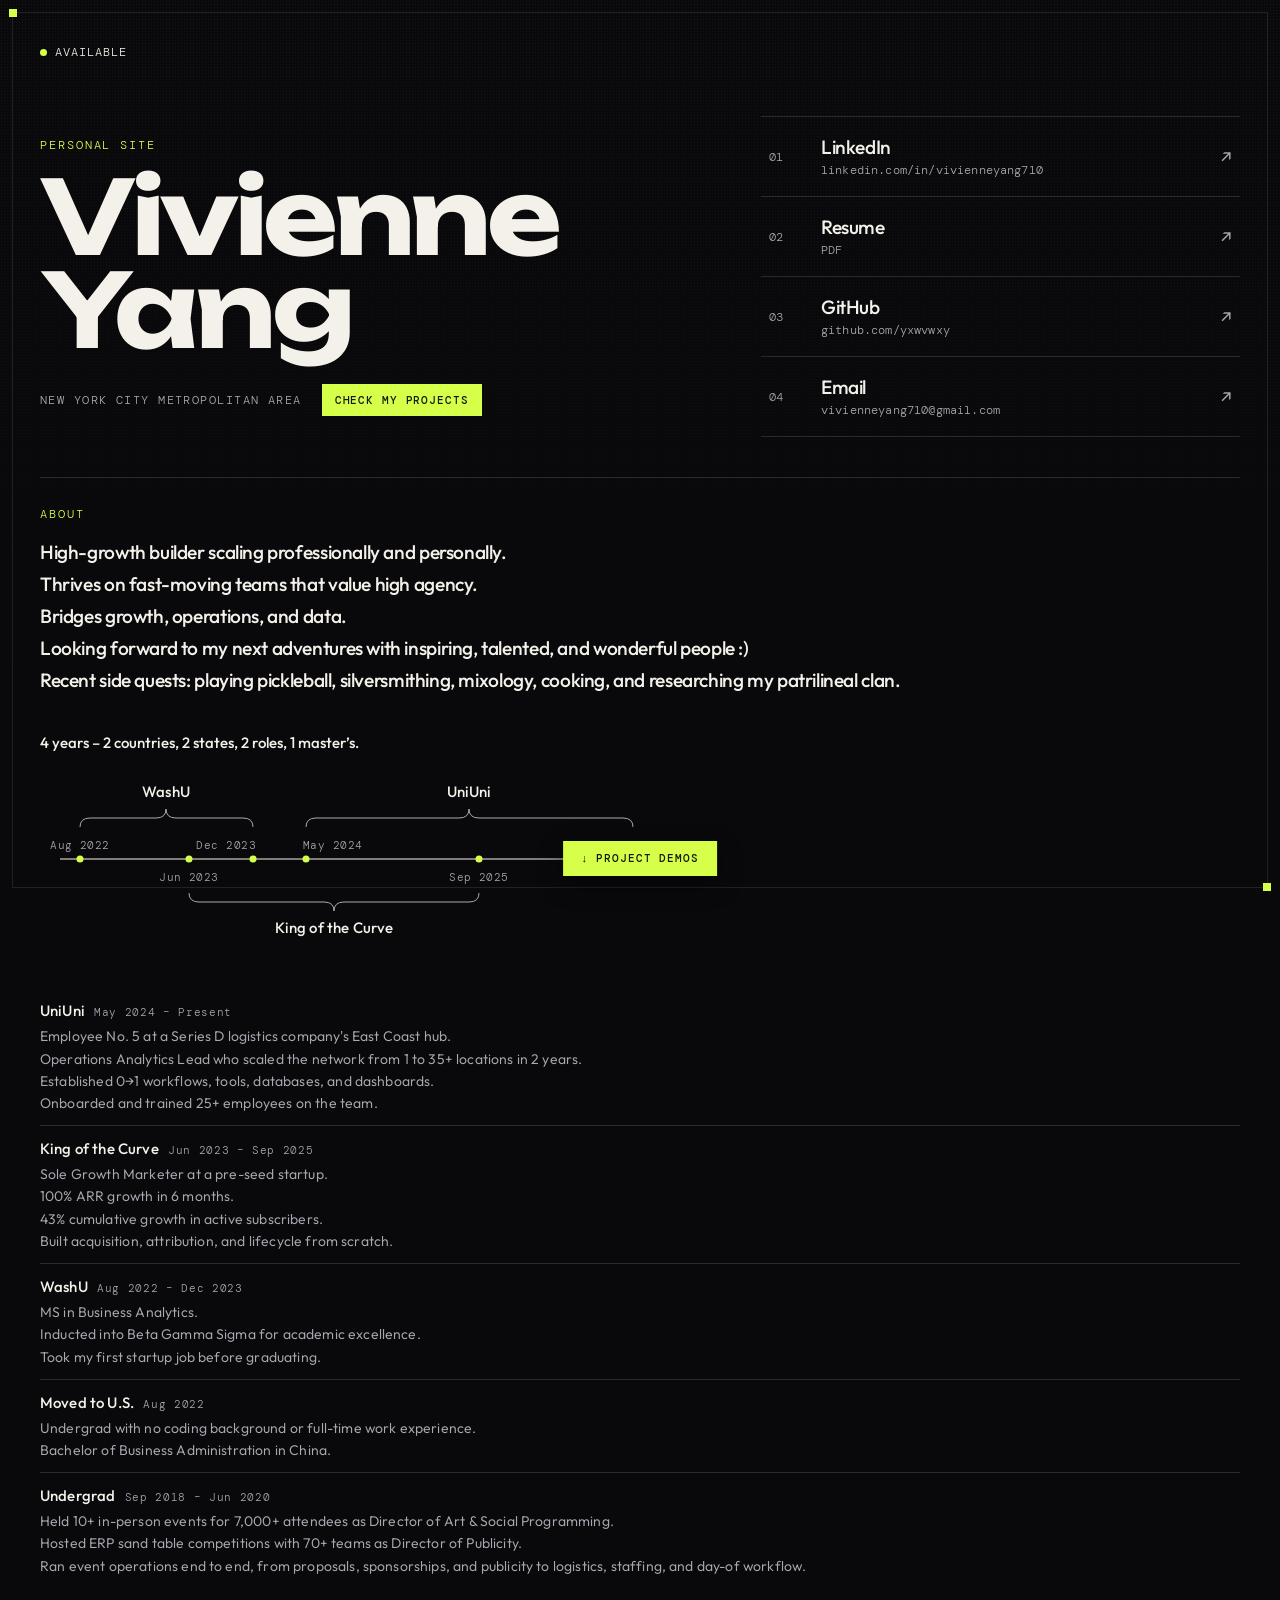
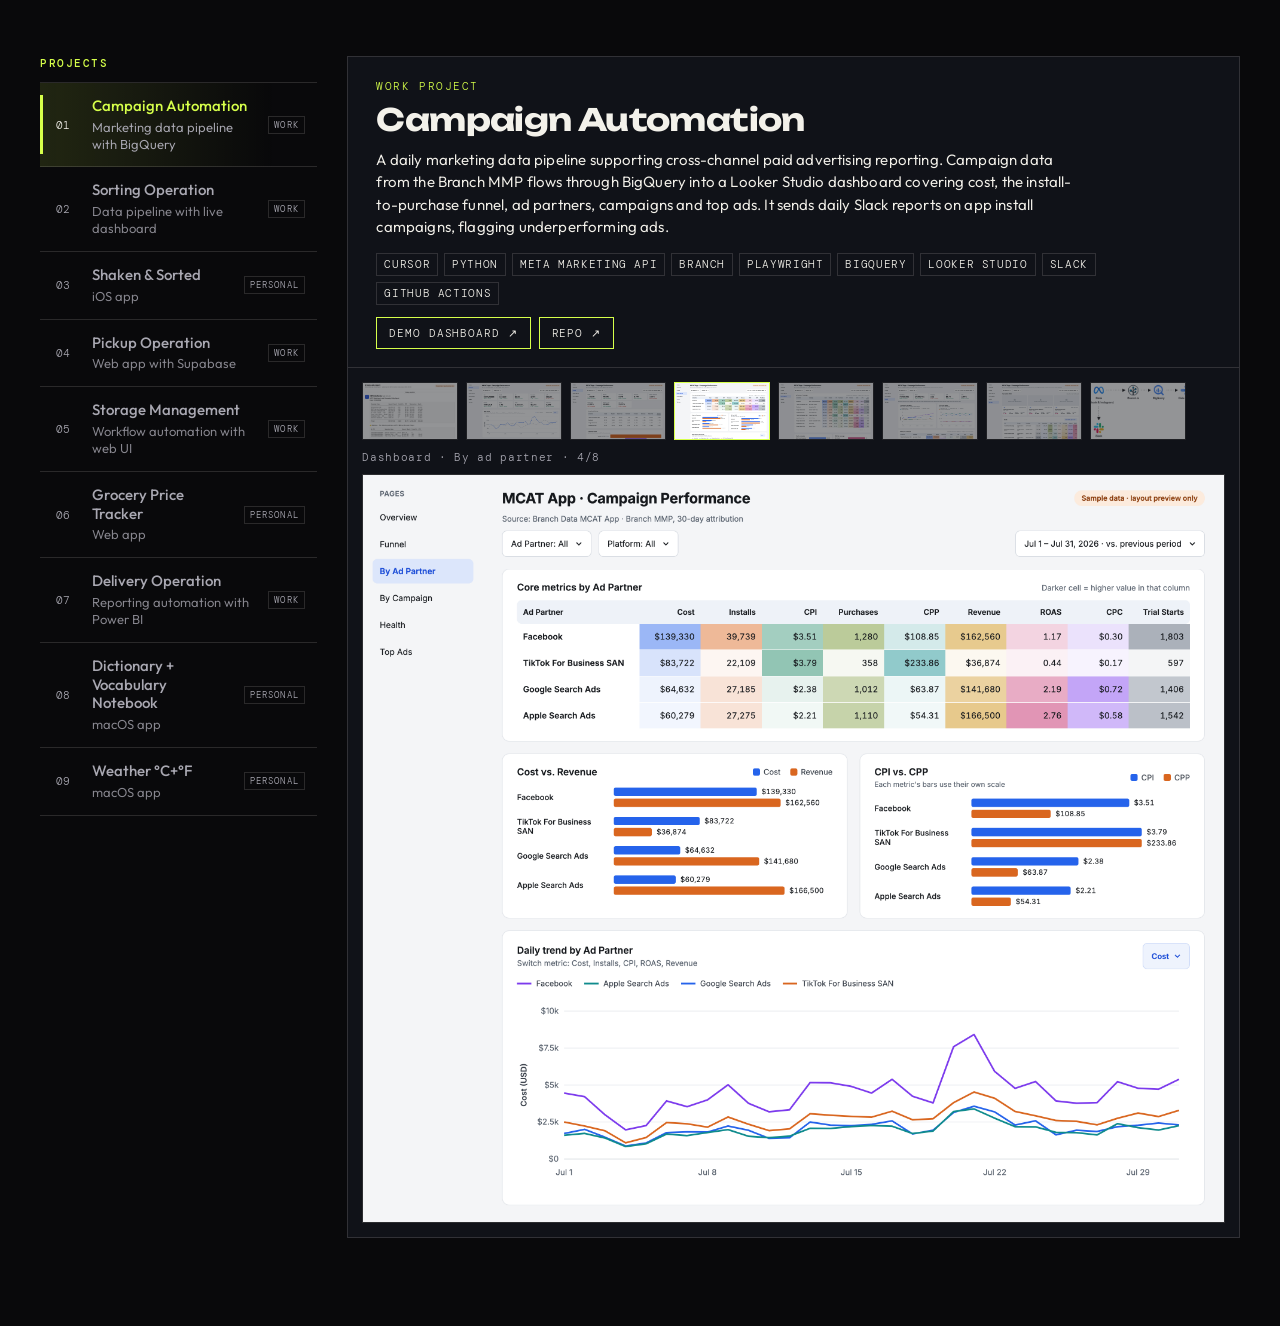
<file: index.html>
<!DOCTYPE html>
<html lang="en">
  <head>
    <meta charset="UTF-8" />
    <meta name="viewport" content="width=device-width, initial-scale=1" />
    <title>Vivienne Yang</title>
    <meta name="description" content="Vivienne Yang: projects and links." />
    <meta name="theme-color" content="#09090b" />
    <link rel="icon" href="favicon.svg" type="image/svg+xml" />
    <link rel="preconnect" href="https://fonts.googleapis.com" />
    <link rel="preconnect" href="https://fonts.gstatic.com" crossorigin />
    <link
      href="https://fonts.googleapis.com/css2?family=DM+Mono:ital,wght@0,400;0,500&family=Outfit:wght@360;500&family=Unbounded:wght@500;700&display=swap"
      rel="stylesheet"
    />
    <link rel="stylesheet" href="styles.css?v=2026-11-24a" />
  </head>
  <body>
    <div class="frame" aria-hidden="true"></div>
    <main class="page">
      <header class="top">
        <p class="status">
          <span class="dot" aria-hidden="true"></span>
          Available
        </p>
      </header>

      <div class="stage">
        <section class="intro">
          <p class="kicker">Personal site</p>
          <h1>Vivienne Yang</h1>
          <div class="place-row">
            <p class="place">New York City Metropolitan Area</p>
            <a class="jump" href="#work">Check my projects</a>
          </div>
        </section>

        <nav class="links" aria-label="Personal links">
          <a class="row" href="https://www.linkedin.com/in/vivienneyang710/" target="_blank" rel="noopener">
            <span class="idx">01</span>
            <span class="copy">
              <span class="label">LinkedIn</span>
              <span class="hint">linkedin.com/in/vivienneyang710</span>
            </span>
            <span class="arrow" aria-hidden="true">↗</span>
          </a>
          <a class="row" href="Vivienne-Yang-Resume.pdf" target="_blank" rel="noopener">
            <span class="idx">02</span>
            <span class="copy">
              <span class="label">Resume</span>
              <span class="hint">PDF</span>
            </span>
            <span class="arrow" aria-hidden="true">↗</span>
          </a>
          <a class="row" href="https://github.com/yxwvwxy" target="_blank" rel="noopener">
            <span class="idx">03</span>
            <span class="copy">
              <span class="label">GitHub</span>
              <span class="hint">github.com/yxwvwxy</span>
            </span>
            <span class="arrow" aria-hidden="true">↗</span>
          </a>
          <a class="row" id="email-row" href="mailto:vivienneyang710@gmail.com" aria-haspopup="true" aria-expanded="false" aria-controls="mail-menu">
            <span class="idx">04</span>
            <span class="copy">
              <span class="label">Email</span>
              <span class="hint">vivienneyang710@gmail.com</span>
            </span>
            <span class="arrow" aria-hidden="true">↗</span>
          </a>
          <!-- mailto does nothing on computers without a mail app, so Email offers every way in -->
          <div class="mail-menu" id="mail-menu" hidden>
            <a href="https://mail.google.com/mail/?view=cm&amp;fs=1&amp;to=vivienneyang710@gmail.com" target="_blank" rel="noopener">Gmail <span aria-hidden="true">↗</span></a>
            <a href="https://outlook.live.com/mail/0/deeplink/compose?to=vivienneyang710@gmail.com" target="_blank" rel="noopener">Outlook <span aria-hidden="true">↗</span></a>
            <a href="mailto:vivienneyang710@gmail.com">Mail app <span aria-hidden="true">↗</span></a>
            <button type="button" id="mail-copy">Copy address</button>
          </div>
        </nav>
      </div>

      <section class="about" id="about" aria-label="About">
        <p class="kicker">About</p>
        <div class="about-grid">
          <div class="about-main">
            <div class="about-lead">
              <p>High-growth builder scaling professionally and personally.</p>
              <p>Thrives on fast-moving teams that value high agency.</p>
              <p>Bridges growth, operations, and data.</p>
              <p>Looking forward to my next adventures with inspiring, talented, and wonderful people :)</p>
              <p>Recent side quests: playing pickleball, silversmithing, mixology, cooking, and researching my patrilineal clan.</p>
            </div>
            <div class="about-bottom">
              <p class="about-stat">4 years – 2 countries, 2 states, 2 roles, 1 master’s.</p>
              <figure class="timeline">
                <svg viewBox="30 120 630 172" role="img" aria-labelledby="timeline-title">
                  <title id="timeline-title">Timeline: WashU Aug 2022 – Dec 2023, King of the Curve Jun 2023 – Sep 2025, UniUni May 2024 – Present</title>
                  <defs>
                    <marker id="tl-arrow" viewBox="0 0 10 10" refX="8" refY="5" markerWidth="6" markerHeight="6" orient="auto-start-reverse">
                      <path d="M2 1L8 5L2 9" fill="none" stroke="currentColor" stroke-width="1.5" stroke-linecap="round" stroke-linejoin="round" />
                    </marker>
                  </defs>
                  <text class="tl-name" x="156" y="140" text-anchor="middle">WashU</text>
                  <path class="tl-brace" d="M70 170 Q70 161 80 161 L146 161 Q156 161 156 152 Q156 161 166 161 L233 161 Q243 161 243 170" />
                  <text class="tl-name" x="459" y="140" text-anchor="middle">UniUni</text>
                  <path class="tl-brace" d="M296 170 Q296 161 306 161 L449 161 Q459 161 459 152 Q459 161 469 161 L613 161 Q623 161 623 170" />
                  <text class="tl-date" x="70" y="192" text-anchor="middle">Aug 2022</text>
                  <text class="tl-date" x="246" y="192" text-anchor="end">Dec 2023</text>
                  <text class="tl-date" x="293" y="192" text-anchor="start">May 2024</text>
                  <text class="tl-date" x="645" y="192" text-anchor="end">Present</text>
                  <line class="tl-axis" x1="50" y1="202" x2="645" y2="202" marker-end="url(#tl-arrow)" />
                  <circle class="tl-dot" cx="70" cy="202" r="3.5" />
                  <circle class="tl-dot" cx="179" cy="202" r="3.5" />
                  <circle class="tl-dot" cx="243" cy="202" r="3.5" />
                  <circle class="tl-dot" cx="296" cy="202" r="3.5" />
                  <circle class="tl-dot" cx="469" cy="202" r="3.5" />
                  <text class="tl-date" x="179" y="224" text-anchor="middle">Jun 2023</text>
                  <text class="tl-date" x="469" y="224" text-anchor="middle">Sep 2025</text>
                  <path class="tl-brace" d="M179 236 Q179 245 189 245 L314 245 Q324 245 324 254 Q324 245 334 245 L459 245 Q469 245 469 236" />
                  <text class="tl-name" x="324" y="276" text-anchor="middle">King of the Curve</text>
                </svg>
              </figure>
            </div>
          </div>
          <ol class="milestones">
            <li>
              <p class="ms-head"><b>UniUni</b> <span>May 2024 – Present</span></p>
              <p>Employee No. 5 at a Series D logistics company's East Coast hub.</p>
              <p>Operations Analytics Lead who scaled the network from 1 to 35+ locations in 2 years.</p>
              <p>Established 0→1 workflows, tools, databases, and dashboards.</p>
              <p>Onboarded and trained 25+ employees on the team.</p>
            </li>
            <li>
              <p class="ms-head"><b>King of the Curve</b> <span>Jun 2023 – Sep 2025</span></p>
              <p>Sole Growth Marketer at a pre-seed startup.</p>
              <p>100% ARR growth in 6 months.</p>
              <p>43% cumulative growth in active subscribers.</p>
              <p>Built acquisition, attribution, and lifecycle from scratch.</p>
            </li>
            <li>
              <p class="ms-head"><b>WashU</b> <span>Aug 2022 – Dec 2023</span></p>
              <p>MS in Business Analytics.</p>
              <p>Inducted into Beta Gamma Sigma for academic excellence.</p>
              <p>Took my first startup job before graduating.</p>
            </li>
            <li>
              <p class="ms-head"><b>Moved to U.S.</b> <span>Aug 2022</span></p>
              <p>Undergrad with no coding background or full-time work experience.</p>
              <p>Bachelor of Business Administration in China.</p>
            </li>
            <li>
              <p class="ms-head"><b>Undergrad</b> <span>Sep 2018 – Jun 2020</span></p>
              <p>Held 10+ in-person events for 7,000+ attendees as Director of Art &amp; Social Programming.</p>
              <p>Hosted ERP sand table competitions with 70+ teams as Director of Publicity.</p>
              <p>Ran event operations end to end, from proposals, sponsorships, and publicity to logistics, staffing, and day-of workflow.</p>
            </li>
          </ol>
        </div>
      </section>

      <section class="work" id="work" aria-label="Projects">
        <div class="pj">
          <div class="pj-side">
            <h2 class="pj-side-head">Projects</h2>
            <ol class="pj-list" id="pj-list"></ol>
          </div>

          <article class="pj-center" id="pj-center" aria-live="polite">
            <div class="pj-info">
              <p class="pj-group" id="pj-group"></p>
              <h2 id="pj-title"></h2>
              <p class="pj-type" id="pj-type"></p>
              <p class="pj-summary" id="pj-summary"></p>
              <div class="pj-row">
                <ul class="pj-tags" id="pj-tags"></ul>
                <div class="pj-links" id="pj-links"></div>
              </div>
            </div>
            <div class="pj-media">
              <div class="pj-strip" id="pj-strip"></div>
              <p class="pj-caption" id="pj-caption"></p>
              <div class="pj-frame" id="pj-frame"></div>
            </div>
          </article>
        </div>
      </section>
    </main>

    <!-- the projects sit below the fold on most screens, so a small cue points to them until they show -->
    <a class="to-projects" id="to-projects" href="#work" aria-hidden="true" tabindex="-1">↓ Project demos</a>

    <script src="projects.js?v=2026-11-19a"></script>
    <script>
      // Side by side, the "4 years" line and its timeline start level with the WashU milestone,
      // where the timeline begins. Stacked, they keep their place under the lead.
      (() => {
        const bottom = document.querySelector(".about-bottom");
        const stat = document.querySelector(".about-stat");
        const washu = [...document.querySelectorAll(".milestones .ms-head")].find((h) => h.textContent.includes("WashU"));
        const stacked = matchMedia("(max-width: 1280px)");
        function align() {
          bottom.style.marginTop = bottom.style.paddingTop = "";
          if (!washu || stacked.matches) return;
          bottom.style.marginTop = bottom.style.paddingTop = "0px";
          const gap = washu.getBoundingClientRect().top - stat.getBoundingClientRect().top;
          bottom.style.paddingTop = Math.max(0, gap) + "px";
        }
        addEventListener("resize", align);
        document.fonts.ready.then(align);
        align();
      })();

      // The "Projects below" cue shows only while the projects are still off screen below
      (() => {
        const cue = document.getElementById("to-projects");
        const work = document.getElementById("work");
        new IntersectionObserver(([e]) => {
          const below = !e.isIntersecting && e.boundingClientRect.top > 0;
          cue.classList.toggle("is-on", below);
          cue.setAttribute("aria-hidden", !below);
          cue.tabIndex = below ? 0 : -1;
        }).observe(work);
      })();

      // Email opens a small menu: Gmail, Outlook, the mail app, or copy the address
      (() => {
        const row = document.getElementById("email-row");
        const menu = document.getElementById("mail-menu");
        const copyBtn = document.getElementById("mail-copy");
        const address = "vivienneyang710@gmail.com";
        const setOpen = (open) => { menu.hidden = !open; row.setAttribute("aria-expanded", open); };
        row.addEventListener("click", (e) => { e.preventDefault(); setOpen(menu.hidden); });
        document.addEventListener("click", (e) => { if (!menu.hidden && !menu.contains(e.target) && !row.contains(e.target)) setOpen(false); });
        document.addEventListener("keydown", (e) => { if (e.key === "Escape" && !menu.hidden) { setOpen(false); row.focus(); } });
        menu.querySelectorAll("a").forEach((a) => a.addEventListener("click", () => setOpen(false)));
        copyBtn.addEventListener("click", async () => {
          try { await navigator.clipboard.writeText(address); }
          catch {
            const t = document.createElement("textarea");
            t.value = address; t.style.position = "fixed"; t.style.opacity = "0";
            document.body.appendChild(t); t.select(); document.execCommand("copy"); t.remove();
          }
          copyBtn.textContent = "Copied ✓";
          setTimeout(() => { copyBtn.textContent = "Copy address"; }, 1800);
        });
      })();
    </script>
  </body>
</html>
</file>
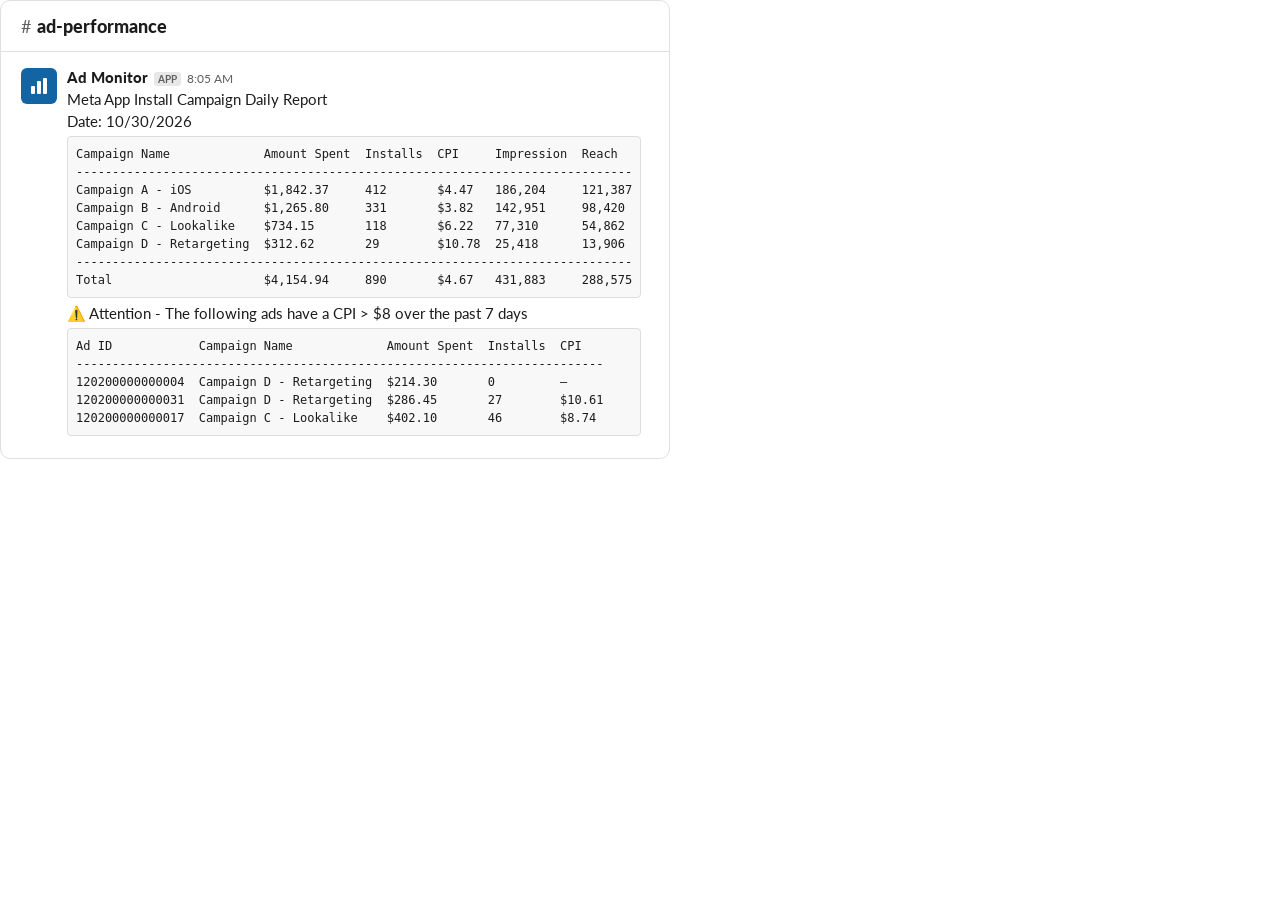
<file: drafts/scripts/campaign-slack/slack-report.html>
<!doctype html>
<html><head><meta charset="utf-8">
<link href="https://fonts.googleapis.com/css2?family=Lato:wght@400;700;900&display=swap" rel="stylesheet">
<style>
  * { box-sizing: border-box; }
  body { margin: 0; background: #fff; font-family: Lato, -apple-system, sans-serif; color: #1d1c1d; }
  #shot { width: max-content; background: #fff; border: 1px solid #e0e0e0; border-radius: 10px; overflow: hidden; }
  .channel { display: flex; align-items: center; gap: 6px; padding: 14px 20px; border-bottom: 1px solid #e0e0e0; font-weight: 900; font-size: 18px; }
  .channel .hash { color: #616061; font-weight: 400; }
  .msg { display: flex; gap: 10px; padding: 16px 28px 18px 20px; }
  .avatar { flex: none; width: 36px; height: 36px; border-radius: 6px; background: #1264a3; display: grid; place-items: center; }
  .meta { display: flex; align-items: baseline; gap: 6px; margin-bottom: 2px; }
  .name { font-weight: 900; font-size: 15px; }
  .badge { font-size: 10px; font-weight: 700; color: #616061; background: #e8e8e8; border-radius: 3px; padding: 1px 4px; }
  .time { font-size: 12px; color: #616061; }
  .line { font-size: 15px; line-height: 22px; }
  pre.code { margin: 4px 0; padding: 8px; background: #f8f8f8; border: 1px solid #dddddd; border-radius: 4px;
             font: 12px/18px Monaco, Menlo, Consolas, monospace; color: #1d1c1d; white-space: pre; }
</style></head>
<body><div id="shot">
  <div class="channel"><span class="hash">#</span>ad-performance</div>
  <div class="msg">
    <div class="avatar"><svg width="20" height="20" viewBox="0 0 20 20" fill="#fff"><rect x="2" y="10" width="4" height="8" rx="1"/><rect x="8" y="5" width="4" height="13" rx="1"/><rect x="14" y="2" width="4" height="16" rx="1"/></svg></div>
    <div>
      <div class="meta"><span class="name">Ad Monitor</span><span class="badge">APP</span><span class="time">8:05 AM</span></div>
      <div class="line">Meta App Install Campaign Daily Report</div>
<div class="line">Date: 10/30/2026</div>
<pre class="code">Campaign Name             Amount Spent  Installs  CPI     Impression  Reach  
-----------------------------------------------------------------------------
Campaign A - iOS          $1,842.37     412       $4.47   186,204     121,387
Campaign B - Android      $1,265.80     331       $3.82   142,951     98,420 
Campaign C - Lookalike    $734.15       118       $6.22   77,310      54,862 
Campaign D - Retargeting  $312.62       29        $10.78  25,418      13,906 
-----------------------------------------------------------------------------
Total                     $4,154.94     890       $4.67   431,883     288,575</pre>
<div class="line">⚠️ Attention - The following ads have a CPI &gt; $8 over the past 7 days</div>
<pre class="code">Ad ID            Campaign Name             Amount Spent  Installs  CPI   
-------------------------------------------------------------------------
120200000000004  Campaign D - Retargeting  $214.30       0         —     
120200000000031  Campaign D - Retargeting  $286.45       27        $10.61
120200000000017  Campaign C - Lookalike    $402.10       46        $8.74 </pre>
    </div>
  </div>
</div></body></html>
</file>
<file: styles.css>
:root {
  --bg: #09090b;
  --ink: #f3f1ea;
  --muted: #a9a8b2;
  --line: rgba(243, 241, 234, 0.14);
  --accent: #d6ff4a;
  --row: #12141a;
  --panel: #101218;
  --on-accent: #15180c;
  --warn: #f0c14a;
  --alert: #ff8b7b;
  --display: "Unbounded", sans-serif;
  --sans: "Outfit", sans-serif;
  --mono: "DM Mono", ui-monospace, monospace;
  color-scheme: dark;
}

* {
  box-sizing: border-box;
}

html,
body {
  margin: 0;
  min-height: 100%;
}

body {
  background:
    radial-gradient(900px 420px at 12% -10%, color-mix(in srgb, var(--accent) 8%, transparent), transparent 60%),
    var(--bg);
  color: var(--ink);
  font-family: var(--sans);
  font-weight: 360;
  letter-spacing: 0.01em;
}

body::before {
  content: "";
  position: fixed;
  inset: 0;
  pointer-events: none;
  opacity: 0.35;
  background-image: radial-gradient(rgba(255, 255, 255, 0.16) 0.6px, transparent 0.6px);
  background-size: 3px 3px;
  mask-image: linear-gradient(to bottom, #000, transparent 85%);
}

.frame {
  position: fixed;
  inset: 12px;
  border: 1px solid rgba(243, 241, 234, 0.1);
  pointer-events: none;
}

.frame::before,
.frame::after {
  content: "";
  position: absolute;
  width: 8px;
  height: 8px;
  background: var(--accent);
}

.frame::before {
  top: -4px;
  left: -4px;
}

.frame::after {
  right: -4px;
  bottom: -4px;
}

.page {
  max-width: 1480px;
  margin: 0 auto;
  padding: 44px 40px 40px;
  display: flex;
  flex-direction: column;
  gap: 32px;
}

.top {
  display: flex;
  justify-content: space-between;
  align-items: center;
  gap: 16px;
  font-family: var(--mono);
  font-size: 12px;
  letter-spacing: 0.08em;
  text-transform: uppercase;
  color: var(--muted);
}

.status {
  display: inline-flex;
  align-items: center;
  gap: 8px;
  margin: 0;
  color: var(--ink);
}

.dot {
  width: 7px;
  height: 7px;
  border-radius: 50%;
  background: var(--accent);
  box-shadow: 0 0 0 0 color-mix(in srgb, var(--accent) 70%, transparent);
  animation: pulse 2.4s ease-out infinite;
}

.meta {
  margin: 0;
}

.meta a {
  color: inherit;
  text-decoration: none;
}

.meta a:hover,
.meta a:focus-visible {
  color: var(--accent);
}

/* location, with a boxed button that jumps down to the projects */
.place-row {
  display: flex;
  flex-wrap: wrap;
  align-items: center;
  gap: 12px 20px;
  margin-top: 28px;
}

.jump {
  font-family: var(--mono);
  font-size: 11px;
  letter-spacing: 0.08em;
  text-transform: uppercase;
  text-decoration: none;
  font-weight: 500;
  color: var(--on-accent);
  background: var(--accent);
  border: 1px solid var(--accent);
  padding: 8px 12px;
  white-space: nowrap;
  transition: background 160ms ease, border-color 160ms ease;
}

.jump:hover,
.jump:focus-visible {
  background: color-mix(in srgb, var(--accent) 82%, var(--ink));
  border-color: color-mix(in srgb, var(--accent) 82%, var(--ink));
  outline: none;
}

.place {
  margin: 0;
  font-family: var(--mono);
  font-size: 12px;
  letter-spacing: 0.12em;
  text-transform: uppercase;
  color: var(--muted);
}

.stage {
  display: grid;
  grid-template-columns: minmax(0, 1.15fr) minmax(280px, 0.85fr);
  gap: 72px;
  align-items: center;
  padding: 24px 0 8px;
}

.kicker {
  margin: 0 0 18px;
  font-family: var(--mono);
  font-size: 12px;
  letter-spacing: 0.16em;
  text-transform: uppercase;
  color: var(--accent);
}

h1 {
  margin: 0;
  font-family: var(--display);
  font-weight: 700;
  font-size: clamp(3.4rem, 8vw, 6.6rem);
  line-height: 0.9;
  letter-spacing: -0.04em;
}

.tagline {
  max-width: 28rem;
  margin: 22px 0 0;
  color: var(--muted);
  font-size: 1.15rem;
  line-height: 1.45;
}

.links {
  display: flex;
  flex-direction: column;
  position: relative;
}

/* "↓ Project demos": floats at the bottom until the projects come into view */
.to-projects {
  position: fixed;
  left: 50%;
  bottom: 24px;
  z-index: 30;
  padding: 12px 18px;
  background: var(--accent);
  color: var(--on-accent);
  font: 500 11px/1 var(--mono);
  letter-spacing: 0.08em;
  text-transform: uppercase;
  text-decoration: none;
  white-space: nowrap;
  box-shadow: 0 8px 24px rgba(0, 0, 0, 0.45);
  opacity: 0;
  pointer-events: none;
  transform: translate(-50%, 8px);
  transition: opacity 200ms ease, transform 200ms ease;
}
.to-projects.is-on {
  opacity: 1;
  pointer-events: auto;
  transform: translate(-50%, 0);
}
.to-projects:hover,
.to-projects:focus-visible {
  background: color-mix(in srgb, var(--accent) 82%, var(--ink));
  outline: none;
}
@media (prefers-reduced-motion: reduce) {
  .to-projects { transition: none; }
}

/* Email's choices drop down over the page, so opening them moves nothing */
.mail-menu {
  position: absolute;
  top: 100%;
  right: 0;
  z-index: 20;
  display: grid;
  grid-template-columns: repeat(4, auto);
  margin-top: 8px;
  border: 1px solid var(--line);
  background: var(--panel);
}
.mail-menu[hidden] { display: none; }
.mail-menu a,
.mail-menu button {
  padding: 12px 16px;
  border: 0;
  border-left: 1px solid var(--line);
  background: none;
  color: var(--ink);
  font: 500 11px/1 var(--mono);
  letter-spacing: 0.08em;
  text-transform: uppercase;
  text-decoration: none;
  white-space: nowrap;
  cursor: pointer;
}
.mail-menu > :first-child { border-left: 0; }
.mail-menu a:hover,
.mail-menu a:focus-visible,
.mail-menu button:hover,
.mail-menu button:focus-visible {
  background: var(--row);
  color: var(--accent);
  outline: none;
}
@media (max-width: 520px) {
  .mail-menu { left: 0; grid-template-columns: repeat(2, 1fr); }
  .mail-menu > :nth-child(3) { border-left: 0; }
  .mail-menu > :nth-child(n + 3) { border-top: 1px solid var(--line); }
}

.row {
  display: grid;
  grid-template-columns: 2.4rem 1fr auto;
  gap: 14px;
  align-items: center;
  padding: 18px 8px;
  border-top: 1px solid var(--line);
  color: inherit;
  text-decoration: none;
  transition: background 160ms ease;
}

.row:last-of-type {
  border-bottom: 1px solid var(--line);
}

.row:hover,
.row:focus-visible {
  background: var(--row);
  outline: none;
}

.row:focus-visible {
  box-shadow: inset 2px 0 0 var(--accent);
}

.idx {
  font-family: var(--mono);
  font-size: 12px;
  color: var(--muted);
}

.idx,
.copy {
  transition: transform 160ms ease;
}

.row:hover .idx,
.row:focus-visible .idx,
.row:hover .copy,
.row:focus-visible .copy {
  transform: translateX(8px);
}

.row:hover .idx,
.row:focus-visible .idx,
.row:hover .arrow,
.row:focus-visible .arrow {
  color: var(--accent);
}

.copy {
  display: flex;
  flex-direction: column;
  gap: 3px;
  min-width: 0;
}

.label {
  font-size: 1.2rem;
  font-weight: 500;
  letter-spacing: -0.02em;
}

.hint {
  font-family: var(--mono);
  font-size: 12px;
  color: var(--muted);
}

.arrow {
  font-size: 1.15rem;
  color: var(--muted);
  transition: transform 160ms ease, color 160ms ease;
}

.row:hover .arrow,
.row:focus-visible .arrow {
  transform: translate(-5px, -3px);
}

@keyframes pulse {
  0% {
    box-shadow: 0 0 0 0 color-mix(in srgb, var(--accent) 55%, transparent);
  }
  100% {
    box-shadow: 0 0 0 10px color-mix(in srgb, var(--accent) 0%, transparent);
  }
}

@media (max-width: 800px) {
  .frame {
    inset: 8px;
  }

  .page {
    padding: 32px 22px 28px;
    gap: 28px;
  }

  .stage {
    grid-template-columns: 1fr;
    gap: 40px;
    align-items: start;
    padding: 8px 0 0;
  }

  h1 {
    font-size: clamp(3rem, 16vw, 4.6rem);
  }

}

/* ---------- about: three lines, a timeline, and the milestones behind it ---------- */
.about {
  padding: 28px 0 8px;
  border-top: 1px solid var(--line);
  scroll-margin-top: 28px;
}

.about-lead p {
  margin: 0 0 6px;
  /* the three descriptive lines: same size and weight as the link titles (LinkedIn, Resume…) */
  font-size: 1.2rem;
  font-weight: 500;
  letter-spacing: -0.02em;
  line-height: 1.35;
}

/* the numbers line and timeline sit at the bottom of the left column, level with the end of the milestones */
.about-main { display: flex; flex-direction: column; align-self: stretch; }
.about-bottom { margin-top: auto; padding-top: calc(1.2rem * 1.35 + 6px); }

/* the numbers line: same size as the names (WashU, UniUni…) */
.about-stat {
  margin: 0;
  font-size: 15px;
  font-weight: 500;
  letter-spacing: normal;
  line-height: 1.45;
}

.about-grid {
  display: grid;
  grid-template-columns: minmax(0, 1.25fr) minmax(0, 1fr);
  gap: clamp(24px, 4vw, 64px);
  align-items: start;
}

.about-main .timeline { margin-top: 24px; }

.timeline { margin: 0; color: var(--muted); }
/* drawn at 1:1, so its names and dates match the milestones' 15px titles and 11px dates */
.timeline svg { display: block; width: 100%; max-width: 630px; height: auto; }
.tl-name { fill: var(--ink); font-family: var(--sans); font-size: 15px; font-weight: 500; }
.tl-date { fill: var(--muted); font-family: var(--mono); font-size: 11px; letter-spacing: 0.04em; }
.tl-brace { fill: none; stroke: var(--muted); stroke-width: 1; }
.tl-axis { stroke: var(--ink); stroke-width: 1; color: var(--ink); }
.tl-dot { fill: var(--accent); }

.milestones { list-style: none; margin: 0; padding: 0; }
.milestones li { padding: 12px 0; border-bottom: 1px solid var(--line); }
.milestones li:first-child { padding-top: 0; }
.milestones li:last-child { border-bottom: 0; }
.milestones p { margin: 2px 0 0; color: var(--muted); font-size: 14px; line-height: 1.45; }
.milestones .ms-head { margin: 0 0 4px; color: var(--ink); font-size: 15px; }
.ms-head b { font-weight: 500; }
.ms-head span { margin-left: 6px; font-family: var(--mono); font-size: 11px; letter-spacing: 0.06em; color: var(--muted); }

/* stack before the timeline column would get narrower than the drawing, so its text never shrinks */
@media (max-width: 1280px) {
  .about-grid { grid-template-columns: 1fr; }
}

/* phones: the timeline's labels would be too small to read; the milestones list carries the same dates */
@media (max-width: 600px) {
  .timeline { display: none; }
}

/* ---------- projects: list on the left, the chosen project on the right ---------- */
.work {
  padding: 28px 0 48px;
  scroll-margin-top: 28px;
  /* switching projects changes the panel's height; keep the page where the reader left it */
  overflow-anchor: none;
}

.pj {
  display: grid;
  grid-template-columns: minmax(240px, 0.62fr) minmax(0, 2fr);
  align-items: start;
  gap: clamp(16px, 2.4vw, 36px);
}

/* the list stays put while the page scrolls */
.pj-side {
  position: sticky;
  /* projects.js lowers this on short windows, so the whole list is always reachable */
  top: var(--pj-side-top, 28px);
  display: flex;
  flex-direction: column;
}

.pj-side-head {
  margin: 0;
  padding-bottom: 12px;
  border-bottom: 1px solid var(--line);
  font-family: var(--mono);
  font-size: 11px;
  font-weight: 500;
  letter-spacing: 0.14em;
  text-transform: uppercase;
  color: var(--accent);
}

.pj-list { list-style: none; margin: 0; padding: 0; }

.pj-list button {
  position: relative;
  display: grid;
  grid-template-columns: 26px minmax(0, 1fr) auto;
  align-items: center;
  gap: 10px;
  width: 100%;
  padding: 14px 12px 14px 16px;
  border: 0;
  border-bottom: 1px solid var(--line);
  background: none;
  color: inherit;
  font: inherit;
  text-align: left;
  cursor: pointer;
  transition: background 160ms ease;
}

.pj-list button::before {
  content: "";
  position: absolute;
  left: 0;
  top: 12px;
  bottom: 12px;
  width: 3px;
  background: var(--accent);
  transform: scaleY(0);
  transition: transform 160ms ease;
}

.pj-num { font-family: var(--mono); font-size: 11px; color: var(--muted); }
.pj-txt { display: flex; flex-direction: column; gap: 3px; min-width: 0; }
.pj-name { font-weight: 500; font-size: 15px; /* same as the About names (WashU, UniUni…) */ line-height: 1.25; color: var(--muted); transition: color 160ms ease; }
.pj-ptype { font-size: 13px; line-height: 1.3; color: color-mix(in srgb, var(--muted) 80%, transparent); }
.pj-grp { font-family: var(--mono); font-size: 9px; letter-spacing: 0.12em; text-transform: uppercase; color: var(--muted); border: 1px solid var(--line); padding: 2px 5px; }

.pj-list button:hover { background: color-mix(in srgb, var(--ink) 4%, transparent); }
.pj-list button:hover .pj-name { color: var(--ink); }
.pj-list button[aria-current="true"] { background: linear-gradient(90deg, color-mix(in srgb, var(--accent) 12%, transparent), transparent 85%); }
.pj-list button[aria-current="true"]::before { transform: scaleY(1); }
.pj-list button[aria-current="true"] .pj-name { color: var(--accent); }
.pj-list button[aria-current="true"] .pj-num { color: var(--ink); }
.pj-list button[aria-current="true"] .pj-ptype { color: var(--muted); }
.pj-list button:focus-visible { outline: 1px solid var(--accent); outline-offset: -1px; }

/* right: text on top, media below */
.pj-center { border: 1px solid var(--line); background: var(--panel); min-width: 0; }
.pj-info { padding: 22px 28px 18px; border-bottom: 1px solid var(--line); }
.pj-group { margin: 0; font-family: var(--mono); font-size: 11px; letter-spacing: 0.14em; text-transform: uppercase; color: var(--accent); }
.pj-info h2 { margin: 10px 0 12px; font-family: var(--display); font-weight: 700; font-size: clamp(24px, 2.4vw, 34px); letter-spacing: -0.02em; line-height: 1.1; }
.pj-type { display: none; margin: 0 0 10px; color: var(--muted); font-size: 16px; } /* shown in the list instead; phones show it here */
.pj-summary { margin: 0 0 14px; font-size: 15px; line-height: 1.5; max-width: 70ch; }
.pj-summary.is-tbd { color: var(--muted); font-style: italic; }
.pj-row { display: flex; flex-wrap: wrap; align-items: center; justify-content: space-between; gap: 12px; }
.pj-tags { display: flex; flex-wrap: wrap; gap: 6px; margin: 0; padding: 0; list-style: none; }
.pj-tags li { font-family: var(--mono); font-size: 10.5px; letter-spacing: 0.06em; text-transform: uppercase; border: 1px solid var(--line); padding: 4px 7px; }
.pj-links { display: flex; gap: 8px; }
.pj-links a { font-family: var(--mono); font-size: 11px; letter-spacing: 0.08em; text-transform: uppercase; text-decoration: none; color: var(--ink); border: 1px solid var(--accent); padding: 8px 12px; white-space: nowrap; transition: background 160ms ease; }
.pj-links a:hover,
.pj-links a:focus-visible { background: color-mix(in srgb, var(--accent) 12%, transparent); }

.pj-media { display: flex; flex-direction: column; padding: 14px; gap: 10px; }
.pj-frame { position: relative; background: #0b0d12; border: 1px solid var(--line); }
/* pictures use the full width at their natural height; the page scrolls, not the frame */
.pj-frame > a { display: block; cursor: zoom-in; }
.pj-frame img { display: block; width: 100%; height: auto; }
/* app windows are shown at their real on-screen size, centered */
.pj-frame.is-sized { padding: 40px 16px; }
.pj-frame.is-sized > a { margin: 0 auto; }
.pj-frame.is-video,
.pj-frame.is-empty { aspect-ratio: 16 / 10; overflow: hidden; }
.pj-frame video { position: absolute; inset: 0; width: 100%; height: 100%; object-fit: contain; display: block; }
.pj-ph {
  position: absolute;
  inset: 0;
  display: grid;
  place-items: center;
  background:
    radial-gradient(circle at 30% 20%, color-mix(in srgb, var(--accent) 14%, transparent), transparent 55%),
    repeating-linear-gradient(135deg, #0f1117 0 12px, #11141b 12px 24px);
  font-family: var(--display);
  font-weight: 700;
  font-size: clamp(48px, 7vw, 110px);
  color: color-mix(in srgb, var(--ink) 20%, transparent);
}
.pj-caption { margin: 0; font-family: var(--mono); font-size: 11px; letter-spacing: 0.06em; color: var(--muted); }
.pj-kind { position: absolute; right: 8px; top: 8px; padding: 3px 7px; font-family: var(--mono); font-size: 10px; letter-spacing: 0.12em; text-transform: uppercase; background: var(--accent); color: var(--on-accent); pointer-events: none; }
.pj-strip { display: flex; gap: 8px; overflow-x: auto; flex: none; }
.pj-strip:empty { display: none; }
.pj-strip button { flex: none; width: 96px; height: 58px; padding: 0; border: 1px solid var(--line); background: #0b0d12; cursor: pointer; overflow: hidden; opacity: 0.55; }
.pj-strip button.is-on { opacity: 1; border-color: var(--accent); }
.pj-strip img,
.pj-strip video { width: 100%; height: 100%; object-fit: cover; object-position: top; display: block; pointer-events: none; }

.pj-center.is-swap .pj-info,
.pj-center.is-swap .pj-media { animation: pj-swap 260ms ease; }

@keyframes pj-swap {
  from { opacity: 0; transform: translateY(6px); }
  to { opacity: 1; transform: none; }
}

/* phones and narrow windows: the list becomes a row of chips above the project */
@media (max-width: 900px) {
  .pj { display: flex; flex-direction: column; align-items: stretch; gap: 14px; }
  .pj-side { position: static; min-width: 0; }
  .pj-side-head { display: none; }
  .pj-list { display: flex; gap: 8px; overflow-x: auto; overflow-y: hidden; padding-bottom: 4px; }
  .pj-list li { flex: none; }
  .pj-list button { display: flex; width: auto; padding: 10px 12px; border: 1px solid var(--line); white-space: nowrap; }
  .pj-list button::before { left: 10px; right: 10px; top: auto; bottom: 0; width: auto; height: 2px; transform: scaleX(0); }
  .pj-list button[aria-current="true"]::before { transform: scaleX(1); }
  .pj-grp,
  .pj-ptype { display: none; }
  .pj-type { display: block; }
  .pj-info { padding: 18px 18px 16px; }
  .pj-media { padding: 10px; }
}

@media (prefers-reduced-motion: reduce) {
  .dot,
  .row,
  .idx,
  .copy,
  .arrow,
  .pj-center.is-swap .pj-info,
  .pj-center.is-swap .pj-media {
    animation: none;
    transition: none;
  }
}
</file>
